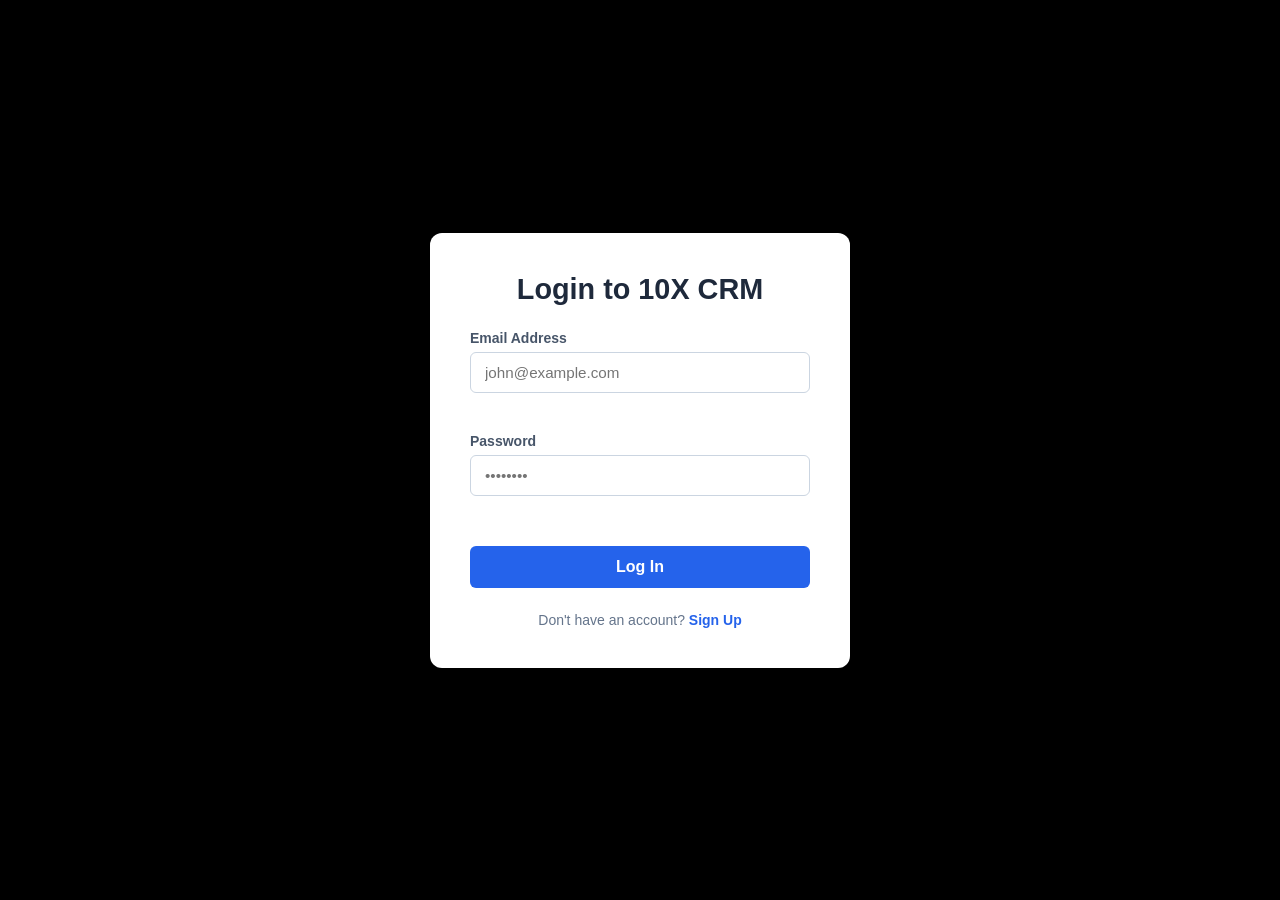
<file: index.html>
<!DOCTYPE html>
<html lang="en">

<head>
    <meta charset="UTF-8">
    <meta name="viewport" content="width=device-width, initial-scale=1.0">
    <title>Main Page - 10X CRM</title>

    <!-- სტილების ფაილის დაკავშირება -->
    <link rel="stylesheet" href="css/style.css">

    <!-- JavaScript ფაილების დაკავშირება defer ატრიბუტით -->
    <!-- მნიშვნელოვანია: ჯერ ვრთავთ საერთო ფუნქციებს, მერე კონკრეტული გვერდის ლოგიკას -->
    <script src="js/storage.js" defer></script>
    <script src="js/guard.js" defer></script>
    <script src="js/auth.js" defer></script>
</head>

<body class="auth-page-body">
    <div class="auth-container">
        <h2>Login to 10X CRM</h2>

        <!-- გლობალური შეტყობინებების (Toast) კონტეინერი -->
        <div id="auth-toast" class="toast hidden"></div>

        <form id="login-form" novalidate>

            <!-- 1. Email Address -->
            <div class="form-group">
                <label for="login-email">Email Address</label>
                <input type="email" id="login-email" placeholder="john@example.com">
                <span class="error-msg" id="err-login-email"></span>
            </div>

            <!-- 2. Password -->
            <div class="form-group">
                <label for="login-password">Password</label>
                <input type="password" id="login-password" placeholder="••••••••">
                <span class="error-msg" id="err-login-password"></span>
            </div>

            <!-- ლოგინის ღილაკი -->
            <button type="submit" id="btn-login">Log In</button>
        </form>

        <p class="auth-switch">Don't have an account? <a href="signup.html">Sign Up</a></p>
    </div>

</body>

</html>
</file>
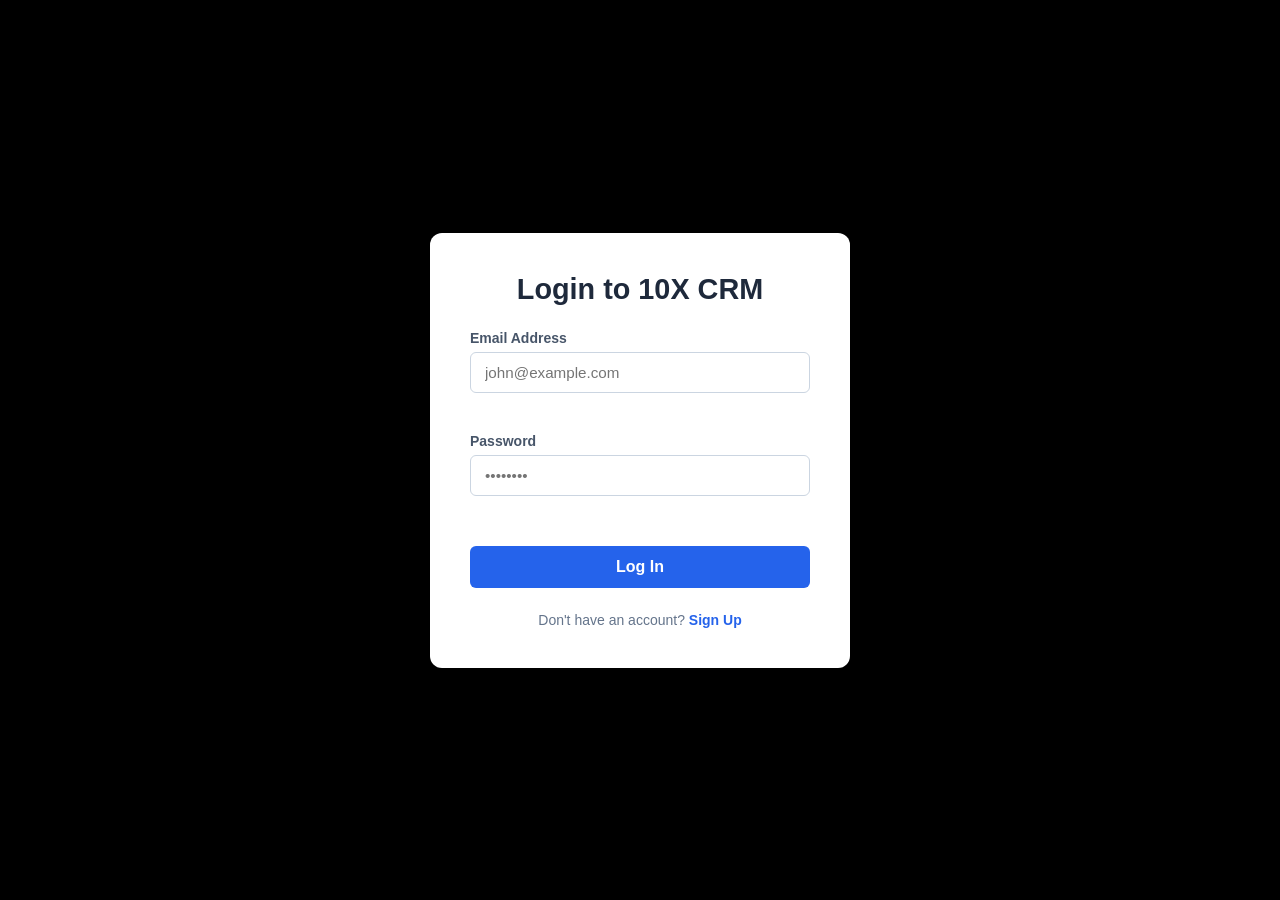
<file: clients.html>
<!DOCTYPE html>
<html lang="en">

<head>
    <meta charset="UTF-8">
    <meta name="viewport" content="width=device-width, initial-scale=1.0">
    <title>Clients Page - 10X CRM</title>

    <!-- სტილების ფაილის დაკავშირება -->
    <link rel="stylesheet" href="css/style.css">

    <!-- JavaScript ფაილების დაკავშირება defer ატრიბუტით -->
    <!-- მნიშვნელოვანია: ჯერ ვრთავთ საერთო ფუნქციებს, მერე კონკრეტული გვერდის ლოგიკას -->
    <script src="js/storage.js" defer></script>
    <script src="js/guard.js" defer></script>
    <script src="js/clients.js" defer></script>
    <script src="js/theme.js" defer></script>

</head>

<body>
    <!-- მთავარი კონტეინერი -->
    <div class="app-container">

        <!-- 1. ნავიგაციის ზოლი (Header) -->
        <header class="main-header">
            <div class="logo">10X CRM</div>
            <nav class="nav-links">
                <a href="dashboard.html">Dashboard</a>
                <a href="clients.html" class="active">Clients</a>
                <a href="profile.html">Profile</a>
                <button id="theme-toggle" class="btn-theme-toggle">🌙</button>
                <!-- Logout ღილაკი AuthGuard-ის ფუნქციით -->
                <button id="btn-logout" class="btn-logout">Log Out</button>
            </nav>
        </header>

        <!-- მთავარი კონტენტი -->
        <main class="main-content">
            <div class="page-title-bar">
                <h2>Clients Management</h2>
                <!-- კლიენტის დამატების ღილაკი (მოგვიანებით გახსნის მოდალს) -->
                <button id="btn-add-client" class="btn-primary">Add Client</button>
            </div>

            <!-- 2. ძებნის და ფილტრაციის ზოლი (Toolbar) -->
            <div class="toolbar">
                <input type="text" id="search-input" placeholder="Search clients by name or company...">

                <select id="status-filter">
                    <option value="all">All Statuses</option>
                    <option value="Lead">Lead</option>
                    <option value="Contacted">Contacted</option>
                    <option value="In Progress">In Progress</option>
                    <option value="Won">Won</option>
                    <option value="Lost">Lost</option>
                </select>

                <select id="sort-by">
                    <option value="name-asc">Name (A-Z)</option>
                    <option value="name-desc">Name (Z-A)</option>
                    <option value="value-high">Value (High to Low)</option>
                    <option value="value-low">Value (Low to High)</option>
                </select>
            </div>

            <!-- 3. კლიენტების დინამიური კონტეინერი -->
            <!-- სწორედ აქ ჩაჯდება JS-ით API-დან წამოღებული კლიენტების ბარათები -->
            <div id="clients-container" class="clients-grid">
                <div class="loading-state">Loading clients...</div>
            </div>
        </main>
    </div>

    <!-- ახალი კლიენტის დამატების მოდალი -->
    <div id="add-client-modal" class="modal">
        <div class="modal-content">
            <span id="btn-close-modal" class="close-btn">&times;</span>
            <h3>Add New Client</h3>

            <form id="add-client-form">
                <div class="form-group">
                    <label for="client-name">Name *</label>
                    <input type="text" id="client-name" required>
                    <span id="nameError" class="error-msg"></span>
                </div>

                <div class="form-group">
                    <label for="client-email">Email *</label>
                    <input type="email" id="client-email" required>
                    <span id="emailError" class="error-msg"></span>
                </div>

                <div class="form-group">
                    <label for="client-phone">Phone</label>
                    <input type="text" id="client-phone">
                    <span id="phoneError" class="error-msg"></span>
                </div>

                <div class="form-group">
                    <label for="client-company">Company</label>
                    <input type="text" id="client-company" placeholder="Independent Contractor">
                </div>

                <div class="form-group">
                    <label for="client-value">Deal Value ($) *</label>
                    <input type="number" id="client-value" min="0" required>
                    <span id="dealValueError" class="error-msg"></span>
                </div>

                <div class="form-group">
                    <label for="client-status">Status *</label>
                    <select id="client-status" required>
                        <option value="Lead" selected>Lead</option>
                        <option value="Contacted">Contacted</option>
                        <option value="Won">Won</option>
                        <option value="Lost">Lost</option>
                    </select>
                </div>

                <button type="submit" class="btn-submit">Save Client</button>
            </form>

        </div>
    </div>

    <!-- კლიენტის დეტალებისა და ჩანაწერების მოდალი -->
    <div id="details-modal" class="modal">
        <div class="modal-content">
            <span id="btn-close-details" class="close-btn">&times;</span>
            <h3 id="details-title">Client Details</h3>

            <div class="details-body">
                <p><strong>Company:</strong> <span id="details-company"></span></p>
                <p><strong>Status:</strong> <span id="details-status"></span></p>
                <p><strong>Amount:</strong> <span id="details-value"></span></p>
            </div>

            <hr>

            <!-- ჩანაწერების (Notes) სექცია -->
            <div class="notes-section">
                <h4>📝 Notes </h4>
                <textarea id="notes-textarea" rows="4"
                    placeholder="Record important information about the client..."></textarea>
                <button id="btn-save-notes" class="btn-primary">Save</button>
            </div>

            <hr>

            <!-- შეხსენების (Reminder) სექცია -->
            <div class="reminder-section">
                <h4>⏰ Reminder timer </h4>
                <div class="reminder-inputs">
                    <input type="number" id="reminder-seconds" min="1" placeholder="Secons (Example: 5)">
                    <button id="btn-set-reminder" class="btn-submit">Start Timer</button>
                </div>
                <span id="reminder-status" class="reminder-status-msg"></span>
            </div>
        </div>
    </div>

    <!-- კლიენტის წაშლის მორგებული მოდალი და ტოსტი ერთად -->
    <div id="delete-client-modal"
        style="display: none; position: fixed; top: 0; left: 0; width: 100%; height: 100%; background: rgba(0, 0, 0, 0.7); justify-content: center; align-items: center; z-index: 9999;">
        <div
            style="background: #111c44; padding: 28px; border-radius: 16px; max-width: 400px; width: 90%; text-align: center; border: 1px solid #1f2c61; box-shadow: 0 20px 25px -5px rgba(0,0,0,0.5);">
            <h3 style="color: #ffffff; font-size: 20px; font-weight: 600; margin-top: 0; margin-bottom: 12px;">Delete client</h3>
            <p style="color: #aeaeae; font-size: 14px; margin-bottom: 24px;">Do you really want to delete the selected client from the system?</p>
            <div style="display: flex; gap: 12px; justify-content: center;">
                <button id="btn-delete-cancel"
                    style="background: #1f2c61; color: white; padding: 10px 22px; border-radius: 8px; border: none; cursor: pointer; font-weight: 500;">Cancel</button>
                <button id="btn-delete-confirm"
                    style="background: #dc2626; color: white; padding: 10px 22px; border-radius: 8px; border: none; cursor: pointer; font-weight: 500;">Delete</button>
            </div>
        </div>
    </div>
    
    <!-- დამოუკიდებელი ტოსტი, რომელიც გარანტირებულად ამოხტება -->
    <div id="universal-delete-toast"
        style="display: none; position: fixed; bottom: 20px; right: 20px; background-color: #111c44; border: 1px solid #22c55e; padding: 14px 24px; border-radius: 12px; color: #ffffff; box-shadow: 0 10px 15px -3px rgba(0, 0, 0, 0.5); z-index: 99999; align-items: center; gap: 10px; font-size: 14px; font-family: sans-serif;">
        <span style="font-size: 18px;">✅</span>
        <span>The client has been successfully deleted!</span>
    </div>


</body>

</html>
</file>
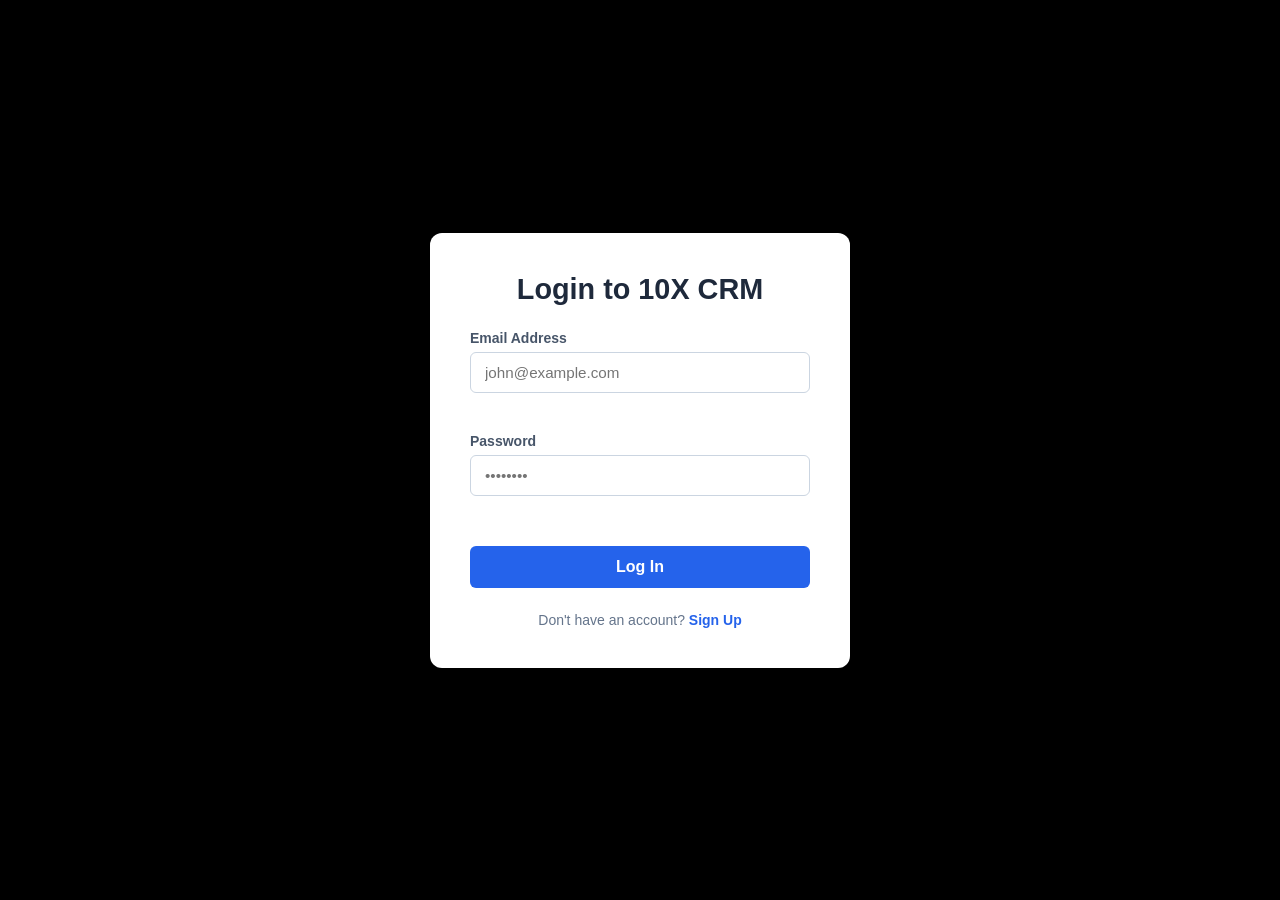
<file: dashboard.html>
<!DOCTYPE html>
<html lang="en">

<head>
    <meta charset="UTF-8">
    <meta name="viewport" content="width=device-width, initial-scale=1.0">
    <title>Dashboard - 10X CRM</title>

    <!-- სტილების ფაილის დაკავშირება -->
    <link rel="stylesheet" href="css/style.css">

    <!-- JavaScript ფაილების დაკავშირება defer ატრიბუტით -->
    <!-- მნიშვნელოვანია: ჯერ ვრთავთ საერთო ფუნქციებს, მერე კონკრეტული გვერდის ლოგიკას -->
    <script src="js/storage.js" defer></script>
    <script src="js/guard.js" defer></script>
    <script src="js/dashboard.js" defer></script>
    <script src="js/theme.js" defer></script>


</head>

<body>
    <nav class="crm-navbar">
        <div class="nav-brand">10X CRM</div>
        <div class="nav-links">
            <a href="dashboard.html" class="nav-item active">📊 Dashboard</a>
            <a href="clients.html" class="nav-item">👥 Clients</a>
            <a href="profile.html" class="nav-item">⚙️ Profile</a>
            <button id="theme-toggle" class="btn-theme-toggle">🌙</button>
            <button id="btn-logout" class="btn-logout">Log Out</button>
        </div>
        
    </nav>
    <!-- მისალმების ზოლი და ცოცხალი საათი -->
    <div class="welcome-bar">
        <div class="welcome-text">
            <h1>Welcome, <span id="userName">Admin</span> 👋</h1>
            <p>WELCOME 10X CRM ANALITIC DASHBOARD.</p>
        </div>
        <div class="live-clock">
            📅 <span id="currentDate"></span> | 🕒 <span id="liveTime">00:00:00</span>
        </div>
    </div>

    <!-- dashboard.html-ის ძირითადი სექცია -->
    <div class="metrics-grid">
        <!-- Card 1: Total Pipeline -->
        <div class="metric-card">
            <h3>Total Pipeline</h3>
            <p id="totalPipeline">$0</p>
        </div>

        <!-- Card 2: Won Revenue -->
        <div class="metric-card">
            <h3>Won Revenue</h3>
            <p id="wonRevenue">$0</p>
        </div>

        <!-- Card 3: Conversion Rate -->
        <div class="metric-card">
            <h3>Conversion Rate</h3>
            <p id="conversionRate">0%</p>
        </div>

        <!-- Card 4: Active Leads -->
        <div class="metric-card">
            <h3>Total Clients</h3>
            <p id="totalClients">0</p>
        </div>
    </div>

</body>

</html>
</file>
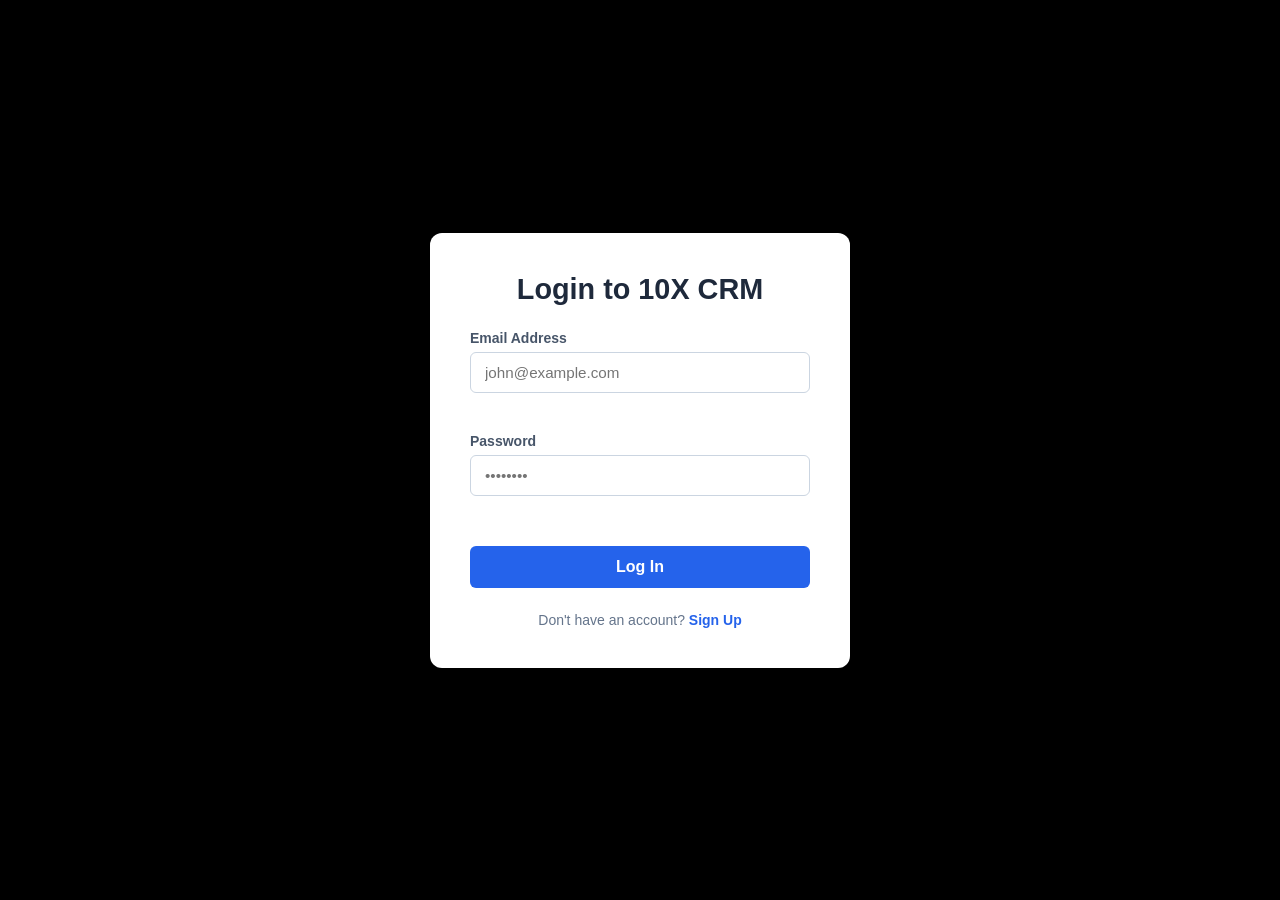
<file: profile.html>
<!DOCTYPE html>
<html lang="en">

<head>
    <meta charset="UTF-8">
    <meta name="viewport" content="width=device-width, initial-scale=1.0">
    <title>Profile - 10X CRM</title>

    <!-- სტილების ფაილის დაკავშირება -->
    <link rel="stylesheet" href="css/style.css">

    <!-- JavaScript ფაილების დაკავშირება defer ატრიბუტით -->
    <!-- მნიშვნელოვანია: ჯერ ვრთავთ საერთო ფუნქციებს, მერე კონკრეტული გვერდის ლოგიკას -->
    <script src="js/storage.js" defer></script>
    <script src="js/guard.js" defer></script>
    <script src="js/profile.js" defer></script>
    <script src="js/theme.js" defer></script>

</head>

<body>
    <div class="app-container">
        <!-- ნავიგაცია -->
        <header class="main-header">
            <div class="logo">10X CRM</div>
            <nav class="nav-links">
                <a href="dashboard.html">Dashboard</a>
                <a href="clients.html">Clients</a>
                <a href="profile.html" class="active">Profile</a>
                <button id="theme-toggle" class="btn-theme-toggle">🌙</button>
                <button id="btn-logout" class="btn-logout">Log Out</button>
            </nav>
        </header>

        <!-- პროფილის კონტენტი -->
        <main class="main-content">
            <div class="page-title-bar">
                <h2>User Profile Settings</h2>
            </div>

            <div class="profile-grid">
                <!-- ბლოკი 1: პროფილის რედაქტირება -->
                <div class="profile-card">
                    <h3>📝 Personal Information </h3>
                    <form id="edit-profile-form">
                        <div class="form-group">
                            <label for="profile-name">Full name</label>
                            <input type="text" id="profile-name" required>
                        </div>
                        <div class="form-group">
                            <label for="profile-email">E-mail</label>
                            <input type="email" id="profile-email" required>
                        </div>
                        <button type="submit" class="btn-primary">Update Profile</button>
                    </form>
                </div>

                <!-- ბლოკი 2: პაროლის შეცვლა -->
                <div class="profile-card">
                    <h3>🔒 Security (Change Password)</h3>
                    <form id="change-password-form">
                        <div class="form-group">
                            <label for="current-password">Current password</label>
                            <input type="password" id="current-password" required>
                            <span id="currentPasswordError" class="error-msg"></span>
                        </div>
                        <div class="form-group">
                            <label for="new-password">New password</label>
                            <input type="password" id="new-password" required>
                            <span id="newPasswordError" class="error-msg"></span>
                        </div>
                        <button type="submit" class="btn-primary">Update Password</button>
                    </form>
                </div>

                <!-- ბლოკი 3: მონაცემების წაშლა -->
                <div class="profile-card danger-zone">
                    <h3>⚠️ Danger Zone</h3>
                    <p>Complete reset of system data. All clients and records will be deleted.</p>
                    <button id="btn-reset-data" class="btn-danger">Reset All CRM Data</button>
                </div>
            </div>
        </main>
    </div>

    <!-- დადასტურების კასტომური მოდალი (Alert/Confirm-ის ნაცვლად) -->
    <div id="confirm-modal" class="modal">
        <div class="modal-content" style="max-width: 400px; text-align: center;">
            <h3 style="color: #991b1b; margin-top: 0;">⚠️ Data Deletion</h3>
            <p>Are you sure you want to delete all clients and analytics? This action cannot be undone!</p>
            <div style="display: flex; gap: 12px; margin-top: 24px; justify-content: center;">
                <button id="btn-confirm-cancel" class="btn-item"
                    style="background: #e2e8f0; color: #475569; border: none; padding: 10px 20px; border-radius: 8px; font-weight: 600; cursor: pointer;">Cancel</button>
                <button id="btn-confirm-delete" class="btn-item"
                    style="background: #dc2626; color: white; border: none; padding: 10px 20px; border-radius: 8px; font-weight: 600; cursor: pointer;">Yes,Delete</button>
            </div>
        </div>
    </div>

</body>

</html>
</file>
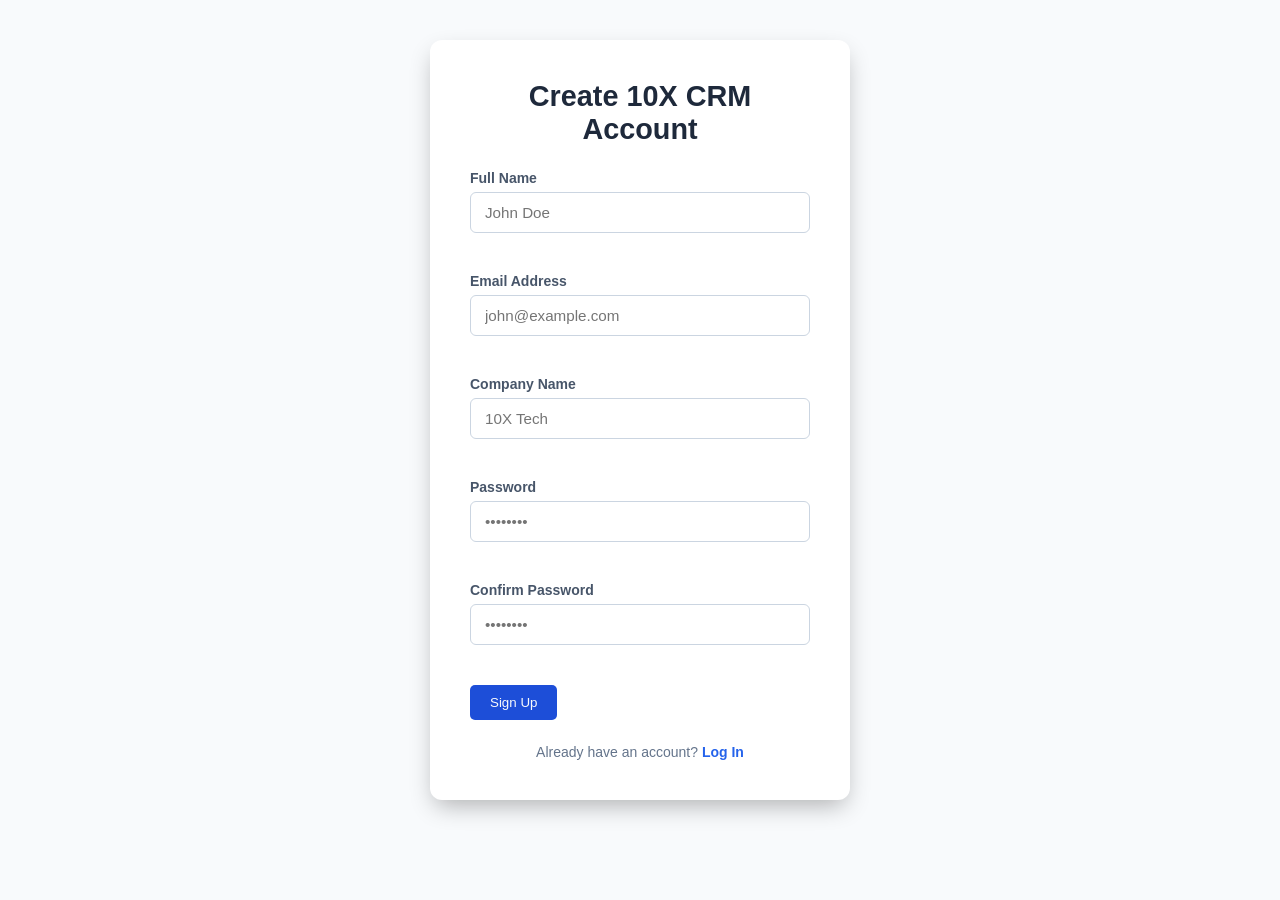
<file: signup.html>
<!DOCTYPE html>
<html lang="en">

<head>
    <meta charset="UTF-8">
    <meta name="viewport" content="width=device-width, initial-scale=1.0">
    <title>Sign Up - 10X CRM</title>

    <!-- სტილების ფაილის დაკავშირება -->
    <link rel="stylesheet" href="css/style.css">

    <!-- JavaScript ფაილების დაკავშირება defer ატრიბუტით -->
    <!-- მნიშვნელოვანია: ჯერ ვრთავთ საერთო ფუნქციებს, მერე კონკრეტული გვერდის ლოგიკას -->
    <script src="js/storage.js" defer></script>
    <script src="js/guard.js" defer></script>
    <script src="js/auth.js" defer></script>
</head>

<body>
    <div class="auth-container">
        <h2>Create 10X CRM Account</h2>

        <!-- გლობალური შეტყობინებების (Toast) კონტეინერი -->
        <div id="auth-toast" class="toast hidden"></div>

        <!-- ფორმა novalidate ატრიბუტით, რადგან ვალიდაციას ხელით, JS-ით ვაკეთებთ -->
        <form id="signup-form" novalidate>

            <!-- 1. Full Name -->
            <div class="form-group">
                <label for="reg-fullname">Full Name</label>
                <input type="text" id="reg-fullname" placeholder="John Doe">
                <span class="error-msg" id="err-fullname"></span>
            </div>

            <!-- 2. Email Address -->
            <div class="form-group">
                <label for="reg-email">Email Address</label>
                <input type="email" id="reg-email" placeholder="john@example.com">
                <span class="error-msg" id="err-email"></span>
            </div>

            <!-- 3. Company Name -->
            <div class="form-group">
                <label for="reg-company">Company Name</label>
                <input type="text" id="reg-company" placeholder="10X Tech">
                <span class="error-msg" id="err-company"></span>
            </div>

            <!-- 4. Password -->
            <div class="form-group">
                <label for="reg-password">Password</label>
                <input type="password" id="reg-password" placeholder="••••••••">
                <span class="error-msg" id="err-password"></span>
            </div>

            <!-- 5. Confirm Password -->
            <div class="form-group">
                <label for="reg-confirm">Confirm Password</label>
                <input type="password" id="reg-confirm" placeholder="••••••••">
                <span class="error-msg" id="err-confirm"></span>
            </div>

            <!-- რეგისტრაციის ღილაკი -->
            <button type="submit" id="btn-signup">Sign Up</button>
        </form>

        <p class="auth-switch">Already have an account? <a href="index.html">Log In</a></p>
    </div>

</body>

</html>
</file>
<file: css/style.css>
/* ==========================================
   1. გლობალური სტილები და ბაზა
   ========================================== */

/* ნაგულისხმევი ღია თემა */
:root {
  --bg-primary: #f8fafc;
  --bg-card: #ffffff;
  --text-main: #0f172a;
  --text-muted: #64748b;
  --border-color: #e2e8f0;
}

/* მუქი თემის ცვლადები */
[data-theme="dark"] {
  --bg-primary: #0f172a;   /* მუქი ლურჯი/შავი ფონი */
  --bg-card: #1e293b;      /* შედარებით ღია მუქი ბარათებისთვის */
  --text-main: #f8fafc;    /* თეთრი ტექსტი */
  --text-muted: #94a3b8;   /* ნაცრისფერი ტექსტი */
  --border-color: #334155; /* მუქი ჩარჩოები */
}

* {
  margin: 0;
  padding: 0;
  box-sizing: border-box; /* უზრუნველყოფს ზომების სწორ დათვლას ჩარჩოში */
  font-family: 'Segoe UI', Tahoma, Geneva, Verdana, sans-serif;
}

body {
  /*ძველი ფერების ნაცვლად ვიყენებთ დინამიურ ცვლადებს */
  background-color: var(--bg-primary);
  color: var(--text-main);
  transition: background-color 0.3s ease, color 0.3s ease; /* რბილი გადასვლის ეფექტი */
  
  min-height: 100vh;
  display: flex;
  flex-direction: column;
  margin: 0 auto;
  padding: 40px 60px;
  max-width: 1280px;
}


/* მთავარი აპლიკაციის მაქსიმალური სიგანის კონტეინერი */
.app-container {
    width: 100%;
    max-width: 1200px;
    margin: 0 auto;
    padding: 0 20px;
}

/* ==========================================
/* 2. ავტორიზაციის გვერდების დიზაინი (Login / SignUp)
/* ========================================== */
/* სპეციალური კლასი, რომელიც ცენტრავს ლოგინის ბლოკს მუქ გრადიენტზე */
.auth-page-body {
    background: linear-gradient(135deg, #000000 0%, #000000 100%) !important;
    display: flex !important;
    justify-content: center !important;
    align-items: center !important;
    padding: 20px;
}

/* თეთრი ბარათი, რომელშიც ფორმაა მოთავსებული */
.auth-container {
    background: #ffffff;
    color: #0f172a;
    padding: 40px;
    border-radius: 12px;
    box-shadow: 0 10px 25px -5px rgba(0, 0, 0, 0.3);
    width: 100%;
    max-width: 420px;
}

.auth-container h2 {
    font-size: 1.8rem;
    font-weight: 700;
    color: #1e293b;
    margin-bottom: 24px;
    text-align: center;
}

/* ფორმის ინპუტების ჯგუფები */
.form-group {
    margin-bottom: 18px;
    display: flex;
    flex-direction: column;
    gap: 6px;
}

.form-group label {
    font-size: 0.875rem;
    font-weight: 600;
    color: #475569;
}

.form-group input {
    width: 100%;
    padding: 11px 14px;
    border: 1px solid #cbd5e1;
    border-radius: 6px;
    font-size: 0.95rem;
    color: #0f172a;
    transition: all 0.2s ease;
}

/* ინპუტზე კურსორის მიტანისას (ფოკუსი) */
.form-group input:focus {
    outline: none;
    border-color: #2563eb;
    box-shadow: 0 0 0 3px rgba(37, 99, 235, 0.15);
}

/* ვალიდაციის შეცდომის წითელი ტექსტი */
.error-msg {
    font-size: 0.775rem;
    color: #dc2626;
    font-weight: 500;
    min-height: 16px;
}

/* ავტორიზაციის ფორმის გაგზავნის ღილაკი */
#login-form button[type="submit"] {
    width: 100%;
    padding: 12px;
    background-color: #2563eb;
    color: #ffffff;
    border: none;
    border-radius: 6px;
    font-size: 1rem;
    font-weight: 600;
    cursor: pointer;
    transition: background-color 0.2s ease;
    margin-top: 10px;
}

#login-form button[type="submit"]:hover {
    background-color: #1d4ed8;
}

/* ქვედა გადამრთველი ტექსტი (Sign Up / Log In) */
.auth-switch {
    margin-top: 24px;
    text-align: center;
    font-size: 0.875rem;
    color: #64748b;
}

.auth-switch a {
    color: #2563eb;
    text-decoration: none;
    font-weight: 600;
}

.auth-switch a:hover {
    text-decoration: underline;
}

/* პატარა შეტყობინებების (Toast) სტილები */
.toast {
    padding: 10px 14px;
    border-radius: 6px;
    font-size: 0.875rem;
    font-weight: 500;
    margin-bottom: 20px;
    text-align: center;
    transition: all 0.3s ease;
}

.toast.success { background-color: #dcfce7; color: #15803d; border: 1px solid #bbf7d0; }
.toast.error { background-color: #fee2e2; color: #b91c1c; border: 1px solid #fecaca; }
.toast.hidden { display: none; }

/* ==========================================
/* 3. ნავიგაცია და თულბარი (Clients Page)
/* ========================================== */
/* მთავარი ზედა მენიუ */
.main-header {
    background-color: var(--bg-card);
    display: flex;
    justify-content: space-between;
    align-items: center;
    padding: 16px 24px;
    border-radius: 0 0 8px 8px;
    box-shadow: 0 1px 3px rgba(0, 0, 0, 0.1);
    margin-bottom: 30px;
}

.main-header .logo {
    font-size: 1.25rem;
    font-weight: 700;
    color: #1e3a8a;
}

.nav-links {
    display: flex;
    align-items: center;
    gap: 20px;
}

.nav-links a {
    color: #475569;
    text-decoration: none;
    font-weight: 500;
    font-size: 0.95rem;
    padding: 6px 12px;
    border-radius: 6px;
    transition: all 0.2s;
}

.nav-links a:hover, .nav-links a.active {
    color: #2563eb;
    background-color: #eff6ff;
}

/* სისტემიდან გამოსვლის წითელი ღილაკი */
.btn-logout {
    background-color: #ef4444;
    color: white;
    border: none;
    padding: 8px 14px;
    border-radius: 6px;
    cursor: pointer;
    font-weight: 500;
    font-size: 0.95rem;
}

.btn-logout:hover { background-color: #dc2626; }

/* გვერდის სათაურის ბლოკი (სადაც Add Client ღილაკია) */
.page-title-bar {
    display: flex;
    justify-content: space-between;
    align-items: center;
    margin-bottom: 20px;
}

.btn-primary {
    background-color: #2563eb;
    color: white;
    border: none;
    padding: 10px 18px;
    border-radius: 6px;
    font-weight: 600;
    cursor: pointer;
}

.btn-primary:hover { background-color: #1d4ed8; }

/* ძებნისა და ფილტრაციის პანელი */
.toolbar {
    background-color: var(--bg-card);
    padding: 16px;
    border-radius: 8px;
    box-shadow: 0 1px 3px rgba(0, 0, 0, 0.05);
    display: flex;
    gap: 15px;
    margin-bottom: 25px;
}

#search-input {
    flex: 1;
    padding: 10px 14px;
    border: 1px solid #cbd5e1;
    border-radius: 6px;
    font-size: 0.95rem;
    color: #0f172a;
}

.toolbar select {
    padding: 10px 14px;
    border: 1px solid #cbd5e1;
    border-radius: 6px;
    background-color: white;
    font-size: 0.95rem;
    color: #334155;
    cursor: pointer;
}

/* ==========================================
/* 4. კლიენტების ბარათების Grid სტრუქტურა
/* ========================================== */
/* პასუხისმგებელია ბარათების გვერდიგვერდ ლამაზად განლაგებაზე */
.clients-grid {
    display: grid;
    grid-template-columns: repeat(auto-fill, minmax(280px, 1fr));
    gap: 20px;
    padding: 20px 0;
}

/* თითოეული კლიენტის თეთრი ბარათი */
.client-card {
    background: #ffffff;
    border: 1px solid #e2e8f0;
    border-radius: 8px;
    padding: 20px;
    box-shadow: 0 4px 6px -1px rgba(0, 0, 0, 0.05);
    display: flex;
    flex-direction: column;
    gap: 12px;
    
    /* 💥 უმნიშვნელოვანესი ხაზი: ანიმაციის დრო და ტიპი (0.3 წამი, გლუვი დაწყება-დასრულება) */
    transition: transform 0.3s ease, box-shadow 0.3s ease, border-color 0.3s ease;
    will-change: transform; /* ოპტიმიზაცია ბრაუზერისთვის, რომ ანიმაცია არ აციმციმდეს */
}

/* მაუსის მიტანის ეფექტი */
.client-card:hover {
    cursor: pointer;
    transform: translateY(-4px) scale(1.01); /* ოდნავ ზემოთ იწევა (-4px) და იზრდება */
    
    /* ჩრდილის გაძლიერება ეფექტისთვის */
    box-shadow: 0 12px 20px -5px rgba(0, 0, 0, 0.1), 0 8px 10px -6px rgba(0, 0, 0, 0.1);
    
    /* სურვილისამებრ: ჩარჩოს ფერის ოდნავ გამუქება */
    border-color: #cbd5e1; 
}


.card-header {
    display: flex;
    align-items: center;
    justify-content: space-between;
}

.client-avatar {
    width: 45px;
    height: 45px;
    border-radius: 50%;
    object-fit: cover;
    background: #f1f5f9;
}

/* სტატუსების ფერების მენეჯმენტი */
.status-badge {
    padding: 4px 8px;
    border-radius: 4px;
    font-size: 0.75rem;
    font-weight: 600;
    text-transform: uppercase;
}
.status-badge.lead { background: #fee2e2; color: #991b1b; }
.status-badge.contacted { background: #fef3c7; color: #92400e; }
.status-badge.in-progress { background: #e0f2fe; color: #075985; }
.status-badge.won { background: #dcfce7; color: #166534; }
.status-badge.lost { background: #f3f4f6; color: #1f2937; }

.card-body h3 {
    font-size: 1.1rem;
    color: #1e293b;
    margin-bottom: 4px;
}

.card-body p {
    font-size: 0.875rem;
    color: #64748b;
    margin-bottom: 2px;
}

.card-footer {
    display: flex;
    justify-content: space-between;
    align-items: center;
    border-top: 1px solid #f1f5f9;
    padding-top: 10px;
    margin-top: auto;
    font-size: 0.875rem;
    font-weight: 600;
}

.deal-value { color: #166534; }
.created-date { color: #94a3b8; font-weight: 400; }

/* ==========================================
/* 5. მოდალური ფანჯრის (Popup) სტილები
/* ========================================== */
.modal {
    display: none; /* საწყის ეტაპზე ავტომატურად დამალულია */
    position: fixed;
    top: 0;
    left: 0;
    width: 100%;
    height: 100%;
    background-color: rgba(0, 0, 0, 0.5); /* უკანა ფონის ჩაბნელება */
    justify-content: center;
    align-items: center;
    z-index: 1000;
}

/* მოდალის შიდა თეთრი კონტეინერი */
.modal-content {
    background-color: var(--bg-card);
    padding: 30px;
    border-radius: 8px;
    width: 100%;
    max-width: 450px;
    position: relative;
    box-shadow: 0 10px 15px -3px rgba(0, 0, 0, 0.1);
    color: #0f172a;
}

/* დასახური X ღილაკი ზედა კუთხეში */
.close-btn {
    position: absolute;
    top: 15px;
    right: 20px;
    font-size: 28px;
    font-weight: bold;
    color: #64748b;
    cursor: pointer;
}

.close-btn:hover { color: #0f172a; }

/* მოდალში კლიენტის შენახვის ღილაკი */
.btn-submit {
    width: 100%;
    padding: 11px;
    background-color: #2563eb;
    color: white;
    border: none;
    border-radius: 6px;
    font-weight: 600;
    cursor: pointer;
    margin-top: 10px;
}

.btn-submit:hover { background-color: #1d4ed8; }


/* მთავარი კონტეინერი, რომელიც ზღუდავს სიგანეს და ცენტრში სვამს კონტენტს */
.dashboard-container {
  max-width: 1140px;
  margin: 0 auto;
}

h1 {
  font-size: 26px;
  font-weight: 700;
  margin-bottom: 28px;
  color: #0f172a;
}

/* ბადის სტრუქტურა 4 თანაბარი სვეტისთვის */
.metrics-grid {
  display: grid;
  grid-template-columns: repeat(4, 1fr); /* ზუსტად 4 თანაბარი სვეტი */
  gap: 24px;
}

/* ბარათების დახვეწილი დიზაინი */
.metric-card {
  background: #ffffff;
  padding: 24px;
  border-radius: 16px; /* უფრო მომრგვალებული კუთხეები */
  border: 1px solid #e2e8f0; /* ნაზი ჩარჩო */
  box-shadow: 0 1px 3px 0 rgba(0, 0, 0, 0.05), 0 1px 2px -1px rgba(0, 0, 0, 0.05);
  transition: all 0.2s ease-in-out;
}

.metric-card:hover {
  transform: translateY(-2px);
  box-shadow: 0 10px 15px -3px rgba(0, 0, 0, 0.05), 0 4px 6px -4px rgba(0, 0, 0, 0.05);
}

/* ბარათის პატარა სათაურები */
.metric-card h3 {
  margin: 0;
  font-size: 13px;
  font-weight: 600;
  text-transform: uppercase;
  letter-spacing: 0.05em;
  color: #64748b;
}

/* ციფრების სტილი */
.metric-card p {
  margin: 10px 0 0 0;
  font-size: 26px;
  font-weight: 700;
  color: #0f172a;
}

/* ფერადი აქცენტები თითოეული ბარათისთვის (ვიზუალური იერარქია) */
.metric-card:nth-child(1) p { color: #2563eb; } /* ლურჯი Pipeline */
.metric-card:nth-child(2) p { color: #16a34a; } /* მწვანე Revenue */
.metric-card:nth-child(3) p { color: #ea580c; } /* ნარინჯისფერი Rate */

/* რესპონსივი: პლანშეტებზე 2x2-ზე დაჯდება, ტელეფონებზე 1 სვეტად */
@media (max-width: 1024px) {
  .metrics-grid { grid-template-columns: repeat(2, 1fr); }
}
@media (max-width: 640px) {
  .metrics-grid { grid-template-columns: 1fr; }
}

/* ნავიგაციის კონტეინერი */
.crm-navbar {
  display: flex;
  justify-content: space-between;
  align-items: center;
  background: #ffffff;
  padding: 16px 32px;
  border-radius: 16px;
  border: 1px solid #e2e8f0;
  margin-bottom: 32px; /* დაშორება მისალმების ზოლამდე */
  box-shadow: 0 1px 3px 0 rgba(0, 0, 0, 0.05);
}

/* ბრენდის/ლოგოს სტილი */
.nav-brand {
  font-size: 18px;
  font-weight: 700;
  color: #0f172a;
}

/* ლინკების ბლოკი */
.nav-links {
  display: flex;
  gap: 12px;
}

/* თითოეული ლინკის სტილი */
.nav-item {
  text-decoration: none;
  color: #64748b;
  font-size: 14px;
  font-weight: 600;
  padding: 8px 16px;
  border-radius: 8px;
  transition: all 0.2s ease;
}

/* ლინკზე მიტანისას (Hover) */
.nav-item:hover {
  color: #0f172a;
  background-color: #f1f5f9;
}

/* აქტიური გვერდის ლინკი (რომ მიხვდეს იუზერი სად იმყოფება) */
.nav-item.active {
  color: #2563eb;
  background-color: #eff6ff;
}

/* მისალმების კონტეინერი */
.welcome-bar {
  display: flex;
  justify-content: space-between;
  align-items: center;
  background: #ffffff;
  padding: 20px 24px;
  border-radius: 16px;
  border: 1px solid #e2e8f0;
  margin-bottom: 32px; /* დაშორება ანალიტიკის ბარათებამდე */
  box-shadow: 0 1px 3px 0 rgba(0, 0, 0, 0.05);
}

/* ტექსტის ბლოკი */
.welcome-text h1 {
  margin: 0;
  font-size: 24px;
  color: #0f172a;
}

.welcome-text p {
  margin: 4px 0 0 0;
  color: #64748b;
  font-size: 14px;
}

/* საათის ბლოკი პილულისებრი დიზაინით */
.live-clock {
  font-size: 15px;
  font-weight: 600;
  color: #334155;
  background: #f1f5f9;
  padding: 10px 18px;
  border-radius: 30px;
  letter-spacing: 0.5px;
}

/* კლიენტების ბადის საერთო სტრუქტურა */
.clients-grid {
  display: grid;
  grid-template-columns: repeat(auto-fill, minmax(280px, 1fr));
  gap: 20px;
  margin-top: 24px;
}

/* თითოეული კლიენტის ბარათი */
.client-card {
  background: #ffffff;
  border: 1px solid #e2e8f0;
  border-radius: 12px;
  padding: 20px;
  display: flex;
  flex-direction: column;
  gap: 12px;
  box-shadow: 0 1px 3px rgba(0, 0, 0, 0.05);
}

/* 🎯 ავატარის კონტეინერის გასწორება */
.client-avatar {
  width: 60px;
  height: 60px;
  border-radius: 50%; /* სრულიად ამრგვალებს ჩარჩოს */
  background-color: #f1f5f9; /* ნაზი ფონი სურათის უკან */
  overflow: hidden; /* ჭრის ყველაფერს, რაც ჩარჩოდან გადმოდის */
  display: flex;
  align-items: center;
  justify-content: center;
  border: 2px solid #e2e8f0;
}

/* 🎯 თავად სურათის (ინლაინ იმიჯის) შეზღუდვა */
.client-img {
  width: 100%;
  height: 100%;
  object-fit: cover; /* სურათს პროპორციულად სვამს წრეში გაწელვის გარეშე */
}

/* ინფორმაციის ბლოკის განლაგება */
.client-info {
  display: flex;
  flex-direction: column;
  gap: 4px;
}

.client-name {
  margin: 0;
  font-size: 16px;
  font-weight: 600;
  color: #0f172a;
}

.client-company {
  margin: 0;
  font-size: 13px;
  color: #64748b;
}

.client-email {
  margin: 0;
  font-size: 12px;
  color: #94a3b8;
  word-break: break-all; /* იცავს ქარდს გაწელვისგან გრძელი მეილის შემთხვევაში */
}

/* სტატუსის ბეიჯების იერი */
.status-badge {
  display: inline-block;
  align-self: flex-start;
  padding: 4px 10px;
  border-radius: 20px;
  font-size: 12px;
  font-weight: 600;
  text-transform: capitalize;
  margin-top: 6px;
}

/* სტატუსების ფერები (safeStatusClass-ის შესაბამისად) */
.status-badge.won { background: #dcfce7; color: #15803d; }
.status-badge.lost { background: #fee2e2; color: #b91c1c; }
.status-badge.lead { background: #dbeafe; color: #1d4ed8; }
.status-badge.contacted { background: #fef3c7; color: #b45309; }
.status-badge.in-progress { background: #f3e8ff; color: #6b21a8; }

/* ქარდის ქვედა ნაწილი */
.client-footer {
  display: flex;
  justify-content: space-between;
  align-items: center;
  margin-top: auto; /* სვამს ფუტერს ყოველთვის ბარათის ბოლოში */
  padding-top: 12px;
  border-top: 1px solid #f1f5f9;
}

.client-value {
  font-weight: 700;
  color: #0f172a;
  font-size: 15px;
}

.btn-delete {
  background: none;
  border: none;
  cursor: pointer;
  font-size: 16px;
  padding: 4px;
  border-radius: 6px;
  transition: background 0.2s;
}

.btn-delete:hover {
  background: #fee2e2;
}

.details-body {
  margin: 16px 0;
  font-size: 14px;
  line-height: 1.6;
}

.notes-section, .reminder-section {
  margin: 20px 0;
}

.notes-section textarea {
  width: 100%;
  padding: 10px;
  border-radius: 8px;
  border: 1px solid #e2e8f0;
  box-sizing: border-box;
  margin-bottom: 10px;
  font-family: inherit;
}
.notes-section h4{
    margin-bottom: 10px;
}

.reminder-inputs {
  display: flex;
  gap: 10px;
  margin-bottom: 10px;
}

.reminder-inputs input {
  width: 100px;
  padding: 8px;
  border-radius: 8px;
  border: 1px solid #e2e8f0;
  margin-top: 10px;
}

.reminder-status-msg {
  font-size: 13px;
  font-weight: 600;
}


/* ⏱️ CRM Toast შეტყობინების დიზაინი */
.crm-toast {
  position: fixed;
  top: 24px;
  right: -400px; /* თავიდან ეკრანს გარეთაა */
  background: #ffffff;
  border-left: 5px solid #2563eb; /* ლურჯი აქცენტის ხაზი */
  padding: 16px 20px;
  border-radius: 12px;
  box-shadow: 0 10px 25px -5px rgba(0, 0, 0, 0.1), 0 8px 10px -6px rgba(0, 0, 0, 0.1);
  display: flex;
  align-items: center;
  z-index: 9999; /* ყოველთვის ყველაფერზე ზემოთ */
  animation: slideIn 0.3s ease forwards;
  transition: all 0.4s ease;
}

.toast-content {
  display: flex;
  align-items: center;
  gap: 12px;
}

.toast-icon {
  font-size: 20px;
}

.toast-message {
  font-size: 14px;
  font-weight: 600;
  color: #1e293b;
}

/* 🎬 შემოსვლის ანიმაცია */
@keyframes slideIn {
  to {
    right: 24px; /* შემოცურდება ეკრანზე მარჯვნიდან */
  }
}

/* 🎬 გაქრობის ეფექტი */
.crm-toast.fade-out {
  opacity: 0;
  transform: translateY(-20px);
}

.profile-grid {
  display: grid;
  grid-template-columns: repeat(auto-fit, minmax(320px, 1fr));
  gap: 24px;
  margin-top: 24px;
}

.profile-card {
  background: #ffffff;
  border: 1px solid #e2e8f0;
  border-radius: 16px;
  padding: 24px;
  box-shadow: 0 1px 3px rgba(0, 0, 0, 0.05);
}

.profile-card h3 {
  margin-top: 0;
  font-size: 16px;
  color: #0f172a;
  margin-bottom: 20px;
}

.danger-zone {
  border: 1px dashed #fca5a5;
  background: #fff5f5;
}

.danger-zone h3 {
  color: #991b1b;
}

.btn-danger {
  background-color: #dc2626;
  color: white;
  border: none;
  padding: 10px 16px;
  border-radius: 8px;
  font-weight: 600;
  cursor: pointer;
  transition: background 0.2s;
  width: 100%;
  margin-top: 20px;
}

.btn-danger:hover {
  background-color: #b91c1c;
}

/* დარკ მოუდის ვიზუალური ფიქსები (UI Polish) */

/* 1. მოდალის შიდა ტექსტების ფერი მუქ თემაზე */
[data-theme="dark"] #confirm-modal p,
[data-theme="dark"] .modal-content p {
  color: #e2e8f0 !important; /* ღია თეთრი/ნაცრისფერი ტექსტი */
}

/* 2. ინპუტების (Form Inputs) ფერების გასწორება მუქ თემაზე */
[data-theme="dark"] .form-group label {
  color: var(--text-muted) !important; /* ლეიბლები გახდება უფრო მკაფიო */
}

[data-theme="dark"] .form-group input,
[data-theme="dark"] .form-group select,
[data-theme="dark"] .notes-section textarea {
  background-color: #334155 !important; /* ინპუტის შიდა ფონი გახდება ოდნავ ღია მუქი */
  color: #ffffff !important;             /* შეყვანილი ტექსტი იქნება თეთრი */
  border-color: #475569 !important;       /* ჩარჩოს ფერი */
}

/* ინპუტების Placeholder-ის ფერი მუქ თემაზე */
[data-theme="dark"] .form-group input::placeholder,
[data-theme="dark"] .notes-section textarea::placeholder {
  color: #94a3b8 !important;
}

/* Danger Zone ტექსტის კონტრასტი მუქ თემაზე */
[data-theme="dark"] .danger-zone p {
  color: #fca5a5 !important; /* ღია, რბილი წითელი ფერი მუქ ფონზე იდეალური კონტრასტისთვის */
}

/* Danger Zone სათაურის ფერი მუქ თემაზე */
[data-theme="dark"] .danger-zone h3 {
  color: #f87171 !important;
}

/*დეტალების მოდალის ვიზუალური ფიქსი მუქ თემაზე */
[data-theme="dark"] #details-modal h3,
[data-theme="dark"] #details-modal h4 {
  color: var(--text-main) !important; /* სათაურები გახდება თეთრი/ღია ფერის */
}

[data-theme="dark"] #details-modal p strong {
  color: var(--text-main) !important; /* "კომპანია:", "სტატუსი:" – თეგები გამონათდება */
}

[data-theme="dark"] #details-modal p {
  color: var(--text-muted) !important; /* თავად დინამიური მნიშვნელობები */
}

/* ინპუტების და ტექსტარეას ფონები დეტალების მოდალშიც */
[data-theme="dark"] #notes-textarea,
[data-theme="dark"] #reminder-seconds {
  background-color: #334155 !important;
  color: #ffffff !important;
  border-color: #475569 !important;
}

[data-theme="dark"] #notes-textarea::placeholder,
[data-theme="dark"] #reminder-seconds::placeholder {
  color: #94a3b8 !important;
}

.auth-container{
    margin: 0 auto;
}

#btn-signup{
  background-color: #1d4ed8;
  color: var(--bg-primary);
  padding: 10px 20px;
  border: none;
  border-radius: 5px;
}
#btn-signup:hover{
  background-color: var(--text-main);
}

/* ==========================================================================
   RESPONSIVE DESIGN (MEDIA QUERIES)
   ========================================================================== */
/* ==========================================================================
   ULTIMATE MOBILE OMNI-FIX (FOR 768PX, 635PX AND LOWER)
   ========================================================================== */

@media screen and (max-width: 768px) {
    /* 1. გლობალური კონტეინერების იძულებითი გასწორება */
    body {
        padding: 0 !important;
        margin: 0 !important;
        overflow-x: hidden !important;
    }

    /* მთავარი კონტეინერი, რომელიც სკრინზე თეთრ ბარათებს გარს აკრავს */
    main, .main-content, .container, .profile-container, .wrapper {
        width: 100% !important;
        max-width: 100% !important;
        min-width: 0 !important;
        padding: 12px !important; /* ჰაეროვანი დაშორება ეკრანის კიდეებიდან */
        margin: 0 auto !important;
        box-sizing: border-box !important;
    }

    /* 2. ჰედერის (Header) სრულიად ახალი, სუფთა განლაგება */
    header, .header-container {
        display: flex !important;
        flex-direction: column !important;
        align-items: center !important;
        justify-content: center !important;
        padding: 16px 12px !important;
        gap: 12px !important;
        width: 100% !important;
        max-width: 100% !important;
        box-sizing: border-box !important;
        margin: 0 0 20px 0 !important;
    }

    /* ნავიგაციის ზოლი */
    header nav, nav {
        width: 100% !important;
        display: flex !important;
        flex-direction: column !important;
        align-items: center !important;
        gap: 12px !important;
        margin: 0 !important;
    }

    /* მენიუს ლინკები (Dashboard, Clients, Profile) */
    nav ul, .nav-links, .menu {
        display: flex !important;
        flex-direction: row !important; /* რჩება გვერდიგვერდ */
        justify-content: center !important;
        flex-wrap: wrap !important;
        gap: 8px !important;
        padding: 0 !important;
        margin: 0 !important;
        width: 100% !important;
    }

    /* ლინკების დიზაინი პატარა ეკრანზე */
    nav ul li a, .nav-links a {
        padding: 6px 10px !important;
        font-size: 13px !important;
        white-space: nowrap !important;
    }

    /* წითელი Log Out ღილაკი */
    .btn-logout, .logout-btn, header button, .btn-danger {
        width: auto !important;
        min-width: 120px !important;
        padding: 8px 16px !important;
        margin: 4px 0 0 0 !important;
        display: inline-block !important;
    }

    /* 3. თეთრი ბარათების (Cards) პროპორციები */
    .card, .profile-card, .form-container, .client-card, .info-section {
        width: 100% !important;
        max-width: 100% !important;
        min-width: 0 !important;
        padding: 20px 16px !important; /* აბრუნებს ბუნებრივ პროპორციებს */
        box-sizing: border-box !important;
        margin-left: 0 !important;
        margin-right: 0 !important;
        margin-bottom: 16px !important;
    }

    /* 4. ინპუტები და ლურჯი ღილაკები */
    form, .form-group {
        width: 100% !important;
        max-width: 100% !important;
        box-sizing: border-box !important;
    }

    input, select, textarea, .btn-submit, form button {
        width: 100% !important; /* იკავებს ბარათის სრულ შიდა სიგანეს */
        max-width: 100% !important;
        box-sizing: border-box !important;
        font-size: 14px !important;
    }
}
</file>
